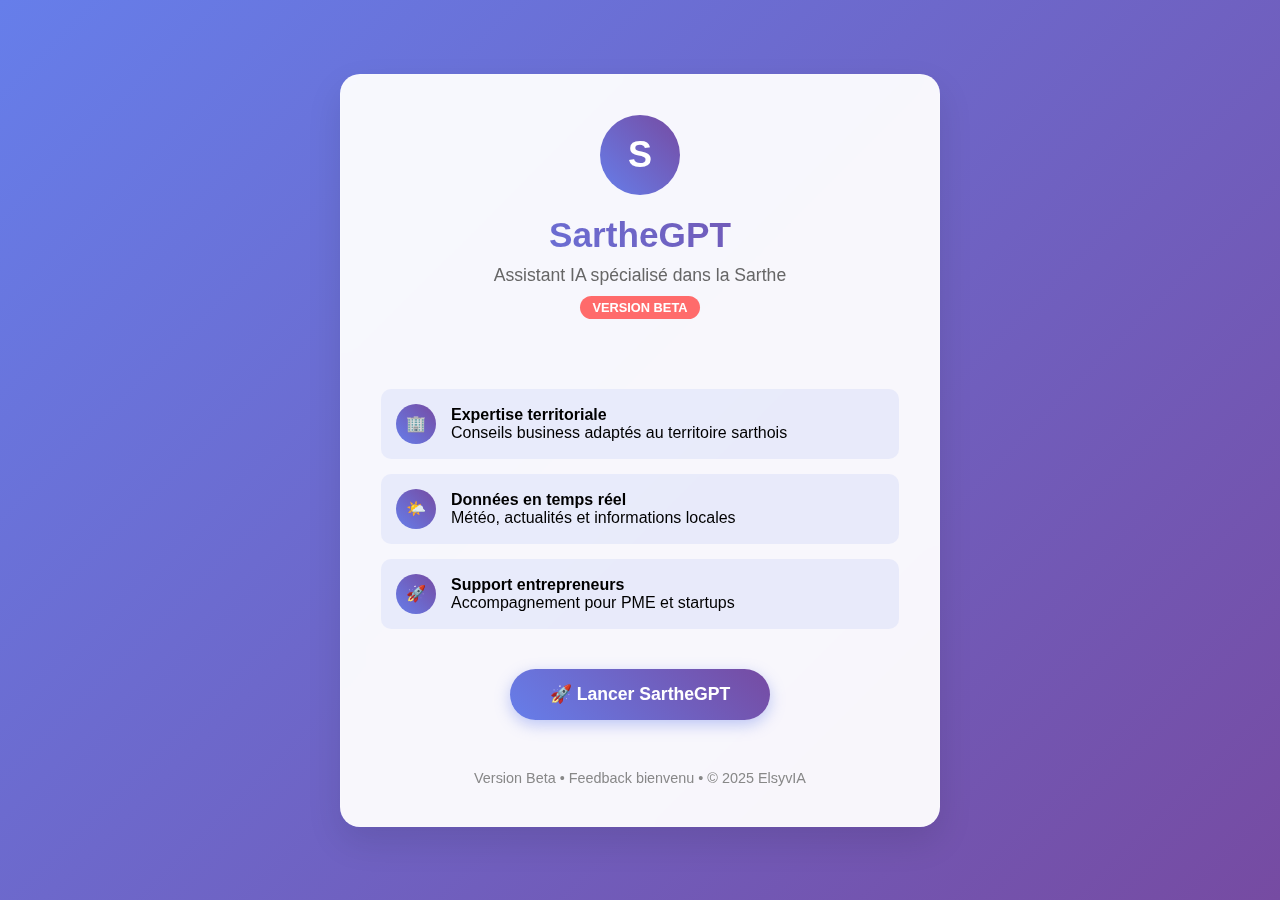
<file: index.html>
<!DOCTYPE html>
<html lang="fr">
<head>
    <meta charset="UTF-8">
    <meta name="viewport" content="width=device-width, initial-scale=1.0">
    <title>SartheGPT - Assistant IA Territorial</title>
    <style>
        * {
            margin: 0;
            padding: 0;
            box-sizing: border-box;
        }

        body {
            font-family: 'Segoe UI', Tahoma, Geneva, Verdana, sans-serif;
            background: linear-gradient(135deg, #667eea 0%, #764ba2 100%);
            min-height: 100vh;
            display: flex;
            align-items: center;
            justify-content: center;
            padding: 20px;
        }

        .container {
            background: rgba(255, 255, 255, 0.95);
            border-radius: 20px;
            box-shadow: 0 15px 35px rgba(0, 0, 0, 0.1);
            padding: 40px;
            width: 100%;
            max-width: 600px;
            backdrop-filter: blur(10px);
            border: 1px solid rgba(255, 255, 255, 0.2);
        }

        .header {
            text-align: center;
            margin-bottom: 40px;
        }

        .logo {
            width: 80px;
            height: 80px;
            margin: 0 auto 20px;
            background: linear-gradient(45deg, #667eea, #764ba2);
            border-radius: 50%;
            display: flex;
            align-items: center;
            justify-content: center;
            font-size: 36px;
            color: white;
            font-weight: bold;
        }

        h1 {
            color: #333;
            margin-bottom: 10px;
            font-size: 2.2em;
            background: linear-gradient(45deg, #667eea, #764ba2);
            -webkit-background-clip: text;
            -webkit-text-fill-color: transparent;
            background-clip: text;
        }

        .subtitle {
            color: #666;
            font-size: 1.1em;
            margin-bottom: 10px;
        }

        .beta-badge {
            display: inline-block;
            background: #ff6b6b;
            color: white;
            padding: 4px 12px;
            border-radius: 15px;
            font-size: 0.8em;
            font-weight: bold;
            margin-bottom: 30px;
        }

        .features {
            margin-bottom: 40px;
        }

        .feature {
            display: flex;
            align-items: center;
            margin-bottom: 15px;
            padding: 15px;
            background: rgba(102, 126, 234, 0.1);
            border-radius: 10px;
            transition: transform 0.2s ease;
        }

        .feature:hover {
            transform: translateY(-2px);
        }

        .feature-icon {
            width: 40px;
            height: 40px;
            background: linear-gradient(45deg, #667eea, #764ba2);
            border-radius: 50%;
            display: flex;
            align-items: center;
            justify-content: center;
            color: white;
            font-weight: bold;
            margin-right: 15px;
            flex-shrink: 0;
        }

        .access-section {
            text-align: center;
        }

        .access-button {
            background: linear-gradient(45deg, #667eea, #764ba2);
            color: white;
            border: none;
            padding: 15px 40px;
            border-radius: 50px;
            font-size: 1.1em;
            font-weight: bold;
            cursor: pointer;
            transition: all 0.3s ease;
            text-decoration: none;
            display: inline-block;
            margin-bottom: 20px;
            box-shadow: 0 5px 15px rgba(102, 126, 234, 0.4);
        }

        .access-button:hover {
            transform: translateY(-2px);
            box-shadow: 0 7px 20px rgba(102, 126, 234, 0.6);
        }

        .status {
            padding: 10px;
            border-radius: 5px;
            margin-top: 10px;
            font-weight: bold;
        }

        .status.success {
            background: rgba(40, 167, 69, 0.1);
            color: #28a745;
            border: 1px solid rgba(40, 167, 69, 0.2);
        }

        .status.error {
            background: rgba(220, 53, 69, 0.1);
            color: #dc3545;
            border: 1px solid rgba(220, 53, 69, 0.2);
        }

        .footer {
            text-align: center;
            margin-top: 30px;
            color: #888;
            font-size: 0.9em;
        }

        .modal {
            display: none;
            position: fixed;
            top: 0;
            left: 0;
            width: 100%;
            height: 100%;
            background: rgba(0, 0, 0, 0.5);
            z-index: 1000;
        }

		.modal-content {
		position: fixed;
		top: 0;
		left: 0;
		width: 100vw;
		height: 100vh;
		background: linear-gradient(135deg, rgba(255,255,255,0.95) 0%, rgba(248,250,252,0.95) 100%);
		padding: 20px;
		border-radius: 0;
		box-shadow: none;
		backdrop-filter: blur(10px);
		border: none;
		max-width: 100vw;
		max-height: 100vh;
		transform: none;
		}
		
		.modal-content.fullscreen {
		position: fixed !important;
		top: 0 !important;
		left: 0 !important;
		width: 100vw !important;
		height: 100vh !important;
		max-width: 100vw !important;
		max-height: 100vh !important;
		border-radius: 0 !important;
		transform: none !important;
		padding: 15px !important;
		}

.modal-content.fullscreen #chatContainer {
    height: calc(100vh - 100px) !important;
}

        .close-modal {
            background: none;
            border: none;
            font-size: 24px;
            cursor: pointer;
            color: #999;
            padding: 0;
            width: 32px;
            height: 32px;
            display: flex;
            align-items: center;
            justify-content: center;
            transition: color 0.3s ease;
        }

        .close-modal:hover {
            color: #333;
        }

		.modal-header {
		display: flex;
		align-items: center;
		justify-content: space-between;
		margin-bottom: 20px;
		padding-bottom: 15px;
		border-bottom: 2px solid rgba(102, 126, 234, 0.1);
		}

        .modal-title {
            display: flex;
            align-items: center;
            font-size: 1.5em;
            font-weight: bold;
            background: linear-gradient(45deg, #667eea, #764ba2);
            -webkit-background-clip: text;
            -webkit-text-fill-color: transparent;
            background-clip: text;
        }

        .modal-logo {
            width: 40px;
            height: 40px;
            background: linear-gradient(45deg, #667eea, #764ba2);
            border-radius: 50%;
            display: flex;
            align-items: center;
            justify-content: center;
            color: white;
            font-weight: bold;
            margin-right: 15px;
            font-size: 18px;
        }

        .fullscreen-btn:hover {
            transform: translateY(-2px);
            box-shadow: 0 4px 12px rgba(102, 126, 234, 0.4);
        }

        @media (max-width: 600px) {
            .container {
                padding: 20px;
                margin: 10px;
            }
            
            h1 {
                font-size: 1.8em;
            }

            .modal-content {
                width: 98%;
                height: 95%;
                padding: 15px;
            }
            
            .modal-title {
                font-size: 1.2em;
            }
            
            .modal-logo {
                width: 35px;
                height: 35px;
                font-size: 16px;
            }

            .fullscreen-btn {
                font-size: 0.8em;
                padding: 6px 12px;
            }
        }
    </style>
</head>
<body>
    <div class="container">
        <div class="header">
            <div class="logo">S</div>
            <h1>SartheGPT</h1>
            <div class="subtitle">Assistant IA spécialisé dans la Sarthe</div>
            <div class="beta-badge">VERSION BETA</div>
        </div>

        <div class="features">
            <div class="feature">
                <div class="feature-icon">🏢</div>
                <div>
                    <strong>Expertise territoriale</strong><br>
                    Conseils business adaptés au territoire sarthois
                </div>
            </div>
            <div class="feature">
                <div class="feature-icon">🌤️</div>
                <div>
                    <strong>Données en temps réel</strong><br>
                    Météo, actualités et informations locales
                </div>
            </div>
            <div class="feature">
                <div class="feature-icon">🚀</div>
                <div>
                    <strong>Support entrepreneurs</strong><br>
                    Accompagnement pour PME et startups
                </div>
            </div>
        </div>

        <div class="access-section">
            <a href="#" class="access-button" id="launchChat">
                🚀 Lancer SartheGPT
            </a>
            <div id="status"></div>
        </div>

        <div class="footer">
            <p>Version Beta • Feedback bienvenu • © 2025 ElsyvIA</p>
        </div>
    </div>

    <!-- Modal pour intégrer le chat -->
    <div id="chatModal" class="modal">
        <div class="modal-content">
            <div class="modal-header">
                <div class="modal-title">
                </div>
                <div style="display: flex; gap: 10px; align-items: center;">
                    <button class="fullscreen-btn" id="fullscreenBtn">
                        <span></span> 
                    </button>
                    <button class="close-modal" id="closeModal">&times;</button>
                </div>
            </div>
        <div id="chatContainer" style="height: calc(100vh - 120px); border: 2px solid rgba(102, 126, 234, 0.2); border-radius: 15px; overflow: hidden; box-shadow: inset 0 2px 10px rgba(0, 0, 0, 0.05);">                <iframe id="chatFrame" style="width: 100%; height: 100%; border: none;"></iframe>
            </div>
        </div>
    </div>

    <script>
        // URL du chat intégrée directement
        const CHAT_URL = 'https://n8n.bitzibox.fr/webhook/1e713d17-fb8e-44e3-ab92-83ffe82debdb/chat';

        // Afficher le statut
        function showStatus(message, type) {
            const status = document.getElementById('status');
            status.textContent = message;
            status.className = `status ${type}`;
            
            setTimeout(() => {
                status.textContent = '';
                status.className = '';
            }, 3000);
        }

        // Fonction pour tenter le focus
        function tryFocusChat() {
            const iframe = document.getElementById('chatFrame');
            setTimeout(() => {
                try {
                    const iframeDoc = iframe.contentDocument || iframe.contentWindow.document;
                    const input = iframeDoc.querySelector('textarea, input[type="text"], [role="textbox"]');
                    if (input) {
                        input.focus();
                    }
                } catch(e) {
                    console.log('Cannot access iframe:', e);
                }
            }, 1500);
        }

        // Lancer le chat dans le modal
        document.getElementById('launchChat').addEventListener('click', function(e) {
            e.preventDefault();
            
            // Charger l'iframe et afficher le modal
            document.getElementById('chatFrame').src = CHAT_URL;
            document.getElementById('chatModal').style.display = 'block';
            
            // Tenter le focus après chargement
            document.getElementById('chatFrame').onload = tryFocusChat;
            
            showStatus('Chargement de SartheGPT...', 'success');
        });

        // Fermer le modal
        document.getElementById('closeModal').addEventListener('click', function() {
            document.getElementById('chatModal').style.display = 'none';
            document.getElementById('chatFrame').src = '';
        });

        // Fermer en cliquant à l'extérieur
        window.addEventListener('click', function(e) {
            if (e.target === document.getElementById('chatModal')) {
                document.getElementById('chatModal').style.display = 'none';
                document.getElementById('chatFrame').src = '';
            }
        });

        // Fermer avec la touche Échap
        document.addEventListener('keydown', function(e) {
            if (e.key === 'Escape' && document.getElementById('chatModal').style.display === 'block') {
                document.getElementById('chatModal').style.display = 'none';
                document.getElementById('chatFrame').src = '';
            }
        });
    </script>
</body>
</html>
</file>
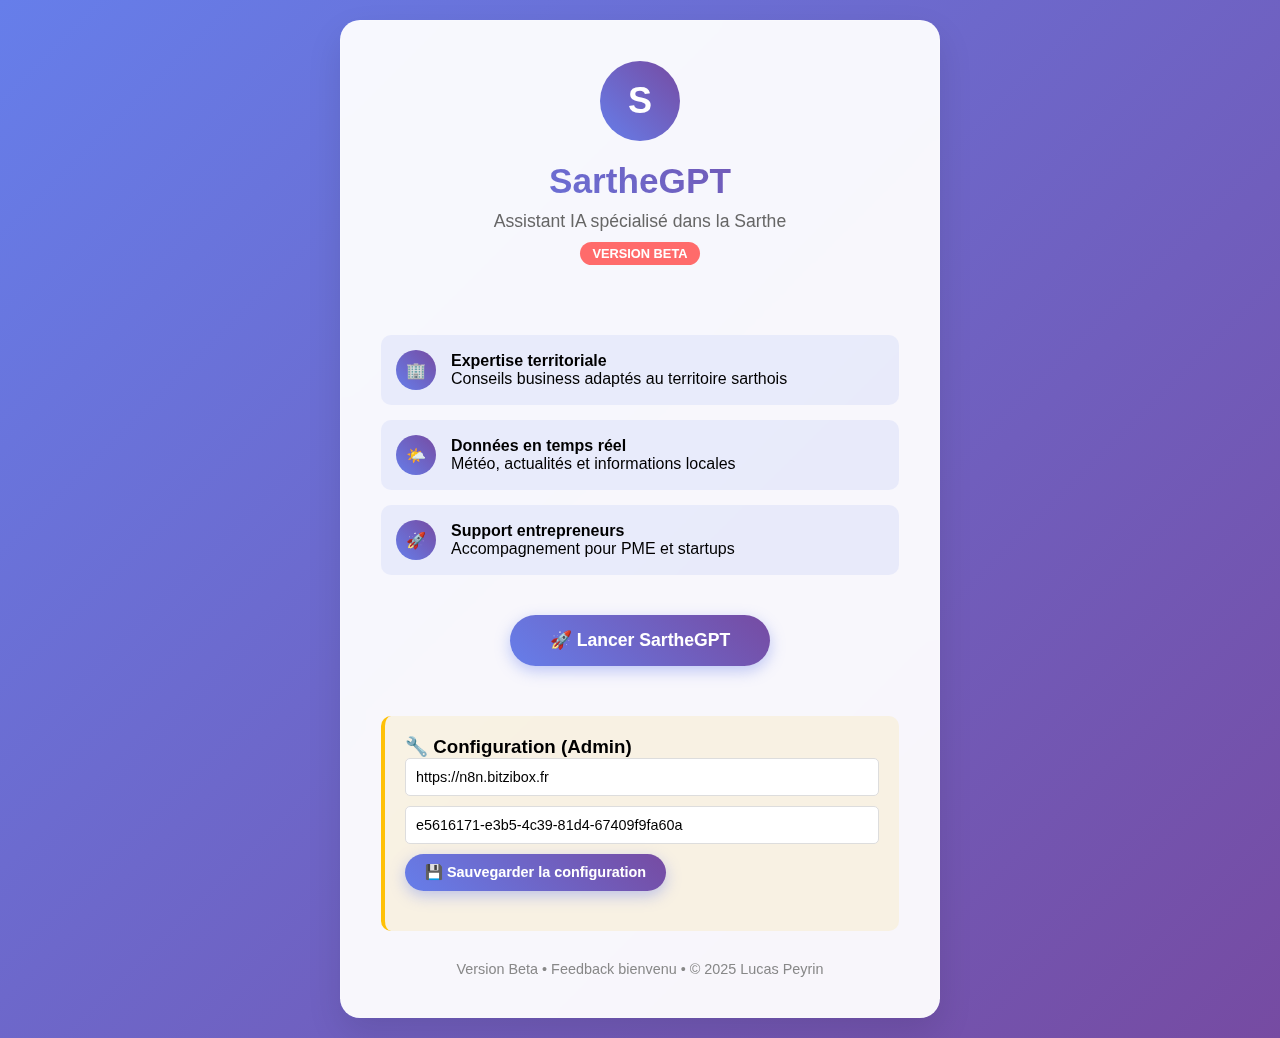
<file: SartheGPT/sarthe-gpt-interface.html>
<!DOCTYPE html>
<html lang="fr">
<head>
    <meta charset="UTF-8">
    <meta name="viewport" content="width=device-width, initial-scale=1.0">
    <title>SartheGPT - Assistant IA Territorial</title>
    <style>
        * {
            margin: 0;
            padding: 0;
            box-sizing: border-box;
        }

        body {
            font-family: 'Segoe UI', Tahoma, Geneva, Verdana, sans-serif;
            background: linear-gradient(135deg, #667eea 0%, #764ba2 100%);
            min-height: 100vh;
            display: flex;
            align-items: center;
            justify-content: center;
            padding: 20px;
        }

        .container {
            background: rgba(255, 255, 255, 0.95);
            border-radius: 20px;
            box-shadow: 0 15px 35px rgba(0, 0, 0, 0.1);
            padding: 40px;
            width: 100%;
            max-width: 600px;
            backdrop-filter: blur(10px);
            border: 1px solid rgba(255, 255, 255, 0.2);
        }

        .header {
            text-align: center;
            margin-bottom: 40px;
        }

        .logo {
            width: 80px;
            height: 80px;
            margin: 0 auto 20px;
            background: linear-gradient(45deg, #667eea, #764ba2);
            border-radius: 50%;
            display: flex;
            align-items: center;
            justify-content: center;
            font-size: 36px;
            color: white;
            font-weight: bold;
        }

        h1 {
            color: #333;
            margin-bottom: 10px;
            font-size: 2.2em;
            background: linear-gradient(45deg, #667eea, #764ba2);
            -webkit-background-clip: text;
            -webkit-text-fill-color: transparent;
            background-clip: text;
        }

        .subtitle {
            color: #666;
            font-size: 1.1em;
            margin-bottom: 10px;
        }

        .beta-badge {
            display: inline-block;
            background: #ff6b6b;
            color: white;
            padding: 4px 12px;
            border-radius: 15px;
            font-size: 0.8em;
            font-weight: bold;
            margin-bottom: 30px;
        }

        .features {
            margin-bottom: 40px;
        }

        .feature {
            display: flex;
            align-items: center;
            margin-bottom: 15px;
            padding: 15px;
            background: rgba(102, 126, 234, 0.1);
            border-radius: 10px;
            transition: transform 0.2s ease;
        }

        .feature:hover {
            transform: translateY(-2px);
        }

        .feature-icon {
            width: 40px;
            height: 40px;
            background: linear-gradient(45deg, #667eea, #764ba2);
            border-radius: 50%;
            display: flex;
            align-items: center;
            justify-content: center;
            color: white;
            font-weight: bold;
            margin-right: 15px;
            flex-shrink: 0;
        }

        .access-section {
            text-align: center;
        }

        .access-button {
            background: linear-gradient(45deg, #667eea, #764ba2);
            color: white;
            border: none;
            padding: 15px 40px;
            border-radius: 50px;
            font-size: 1.1em;
            font-weight: bold;
            cursor: pointer;
            transition: all 0.3s ease;
            text-decoration: none;
            display: inline-block;
            margin-bottom: 20px;
            box-shadow: 0 5px 15px rgba(102, 126, 234, 0.4);
        }

        .access-button:hover {
            transform: translateY(-2px);
            box-shadow: 0 7px 20px rgba(102, 126, 234, 0.6);
        }

        .config-section {
            margin-top: 30px;
            padding: 20px;
            background: rgba(255, 193, 7, 0.1);
            border-radius: 10px;
            border-left: 4px solid #ffc107;
        }

        .config-input {
            width: 100%;
            padding: 10px;
            border: 1px solid #ddd;
            border-radius: 5px;
            margin-bottom: 10px;
            font-size: 0.9em;
        }

        .status {
            padding: 10px;
            border-radius: 5px;
            margin-top: 10px;
            font-weight: bold;
        }

        .status.success {
            background: rgba(40, 167, 69, 0.1);
            color: #28a745;
            border: 1px solid rgba(40, 167, 69, 0.2);
        }

        .status.error {
            background: rgba(220, 53, 69, 0.1);
            color: #dc3545;
            border: 1px solid rgba(220, 53, 69, 0.2);
        }

        .footer {
            text-align: center;
            margin-top: 30px;
            color: #888;
            font-size: 0.9em;
        }

        .modal {
            display: none;
            position: fixed;
            top: 0;
            left: 0;
            width: 100%;
            height: 100%;
            background: rgba(0, 0, 0, 0.5);
            z-index: 1000;
        }

        .modal-content {
            position: absolute;
            top: 50%;
            left: 50%;
            transform: translate(-50%, -50%);
            background: white;
            padding: 30px;
            border-radius: 15px;
            max-width: 500px;
            width: 90%;
        }

        .close-modal {
            float: right;
            font-size: 24px;
            cursor: pointer;
            color: #999;
        }

        .close-modal:hover {
            color: #333;
        }

        @media (max-width: 600px) {
            .container {
                padding: 20px;
                margin: 10px;
            }
            
            h1 {
                font-size: 1.8em;
            }
        }
    </style>
</head>
<body>
    <div class="container">
        <div class="header">
            <div class="logo">S</div>
            <h1>SartheGPT</h1>
            <div class="subtitle">Assistant IA spécialisé dans la Sarthe</div>
            <div class="beta-badge">VERSION BETA</div>
        </div>

        <div class="features">
            <div class="feature">
                <div class="feature-icon">🏢</div>
                <div>
                    <strong>Expertise territoriale</strong><br>
                    Conseils business adaptés au territoire sarthois
                </div>
            </div>
            <div class="feature">
                <div class="feature-icon">🌤️</div>
                <div>
                    <strong>Données en temps réel</strong><br>
                    Météo, actualités et informations locales
                </div>
            </div>
            <div class="feature">
                <div class="feature-icon">🚀</div>
                <div>
                    <strong>Support entrepreneurs</strong><br>
                    Accompagnement pour PME et startups
                </div>
            </div>
        </div>

        <div class="access-section">
            <a href="#" class="access-button" id="launchChat">
                🚀 Lancer SartheGPT
            </a>
            <div id="status"></div>
        </div>

        <div class="config-section">
            <h3>🔧 Configuration (Admin)</h3>
            <input type="text" class="config-input" id="n8nUrl" placeholder="URL de votre instance n8n" value="https://n8n.bitzibox.fr" />
            <input type="text" class="config-input" id="webhookId" placeholder="ID du webhook" value="e5616171-e3b5-4c39-81d4-67409f9fa60a" />
            <button class="access-button" id="saveConfig" style="font-size: 0.9em; padding: 10px 20px;">
                💾 Sauvegarder la configuration
            </button>
        </div>

        <div class="footer">
            <p>Version Beta • Feedback bienvenu • © 2025 Lucas Peyrin</p>
        </div>
    </div>

    <!-- Modal pour intégrer le chat -->
    <div id="chatModal" class="modal">
        <div class="modal-content">
            <span class="close-modal" id="closeModal">&times;</span>
            <h2>SartheGPT Chat</h2>
            <div id="chatContainer" style="height: 500px; border: 1px solid #ddd; border-radius: 10px; margin-top: 15px;">
                <iframe id="chatFrame" style="width: 100%; height: 100%; border: none; border-radius: 10px;"></iframe>
            </div>
        </div>
    </div>

    <script>
        // Configuration par défaut pour votre instance
        let config = {
            n8nUrl: 'https://n8n.bitzibox.fr',
            webhookId: 'e5616171-e3b5-4c39-81d4-67409f9fa60a'
        };

        // Charger la configuration sauvegardée
        function loadConfig() {
            const saved = localStorage.getItem('sartheGPTConfig');
            if (saved) {
                config = JSON.parse(saved);
                document.getElementById('n8nUrl').value = config.n8nUrl;
                document.getElementById('webhookId').value = config.webhookId;
            }
        }

        // Sauvegarder la configuration
        document.getElementById('saveConfig').addEventListener('click', function() {
            const n8nUrl = document.getElementById('n8nUrl').value.trim();
            const webhookId = document.getElementById('webhookId').value.trim();
            
            if (!n8nUrl || !webhookId) {
                showStatus('Veuillez remplir tous les champs', 'error');
                return;
            }

            config = { n8nUrl, webhookId };
            localStorage.setItem('sartheGPTConfig', JSON.stringify(config));
            showStatus('Configuration sauvegardée avec succès !', 'success');
        });

        // Afficher le statut
        function showStatus(message, type) {
            const status = document.getElementById('status');
            status.textContent = message;
            status.className = `status ${type}`;
            
            setTimeout(() => {
                status.textContent = '';
                status.className = '';
            }, 3000);
        }

        // Lancer le chat
        document.getElementById('launchChat').addEventListener('click', function(e) {
            e.preventDefault();
            
            if (!config.n8nUrl || !config.webhookId) {
                showStatus('Veuillez configurer l\'URL n8n et l\'ID du webhook', 'error');
                return;
            }

            const chatUrl = `${config.n8nUrl}/webhook/chat/${config.webhookId}`;
            
            // Test de connectivité
            fetch(chatUrl, { method: 'HEAD', mode: 'no-cors' })
                .then(() => {
                    // Charger le chat dans l'iframe
                    document.getElementById('chatFrame').src = chatUrl;
                    document.getElementById('chatModal').style.display = 'block';
                })
                .catch(() => {
                    showStatus('Impossible de se connecter au chat. Vérifiez la configuration.', 'error');
                });
        });

        // Fermer le modal
        document.getElementById('closeModal').addEventListener('click', function() {
            document.getElementById('chatModal').style.display = 'none';
            document.getElementById('chatFrame').src = '';
        });

        // Fermer en cliquant à l'extérieur
        window.addEventListener('click', function(e) {
            if (e.target === document.getElementById('chatModal')) {
                document.getElementById('chatModal').style.display = 'none';
                document.getElementById('chatFrame').src = '';
            }
        });

        // Charger la config au démarrage
        loadConfig();
    </script>
</body>
</html>
</file>
